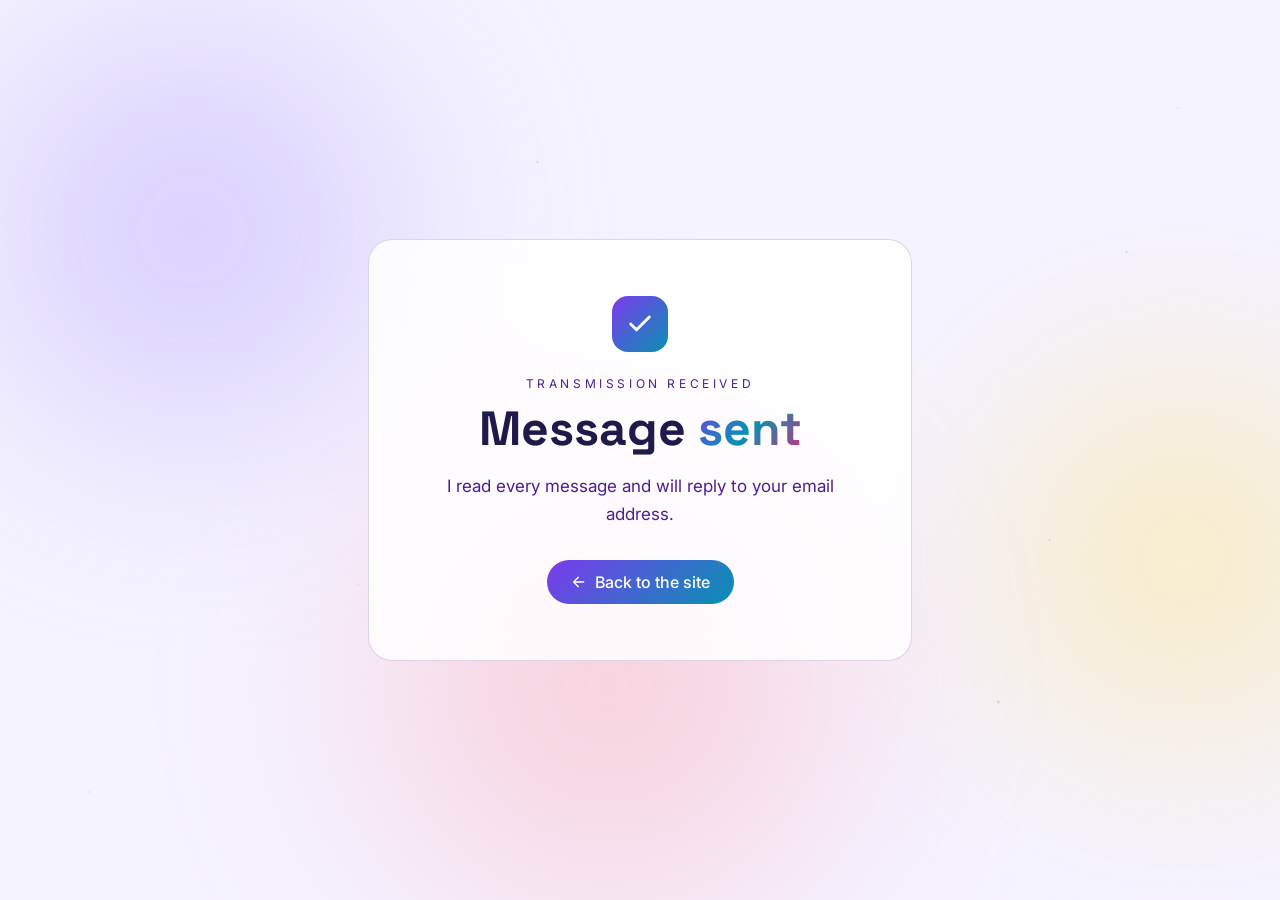
<file: contact/sent/index.html>
<!DOCTYPE html>
<html lang="en" class="dark">
<head>
<meta charset="UTF-8" />
<link rel="icon" type="image/svg+xml" href="/assets/favicon.svg" />
<meta name="viewport" content="width=device-width, initial-scale=1" />
<meta name="robots" content="noindex" />
<title>Message sent — Renz Ivan Enguio</title>

<script>
  // Same rule as the home page: the stored theme, else the system preference. Runs before paint so light users see no dark flash.
  (function() {
    let stored = null;
    try { stored = localStorage.getItem('theme'); } catch (_) {}
    const mode = stored || (window.matchMedia('(prefers-color-scheme: light)').matches ? 'light' : 'dark');
    if (mode === 'light') document.documentElement.classList.remove('dark');
  })();
</script>

<link rel="preconnect" href="https://fonts.googleapis.com" />
<link rel="preconnect" href="https://fonts.gstatic.com" crossorigin />
<link href="https://fonts.googleapis.com/css2?family=Space+Grotesk:wght@500;700&family=Inter:wght@400;500&display=swap" rel="stylesheet" />

<style>
  /* Theme tokens copied from /index.html — keep them in step. Plain CSS, no Tailwind: visitors arrive here with JS off. */
  :root {
    --bg: #05060f;
    --surface: rgba(255, 255, 255, 0.04);
    --surface-strong: rgba(255, 255, 255, 0.07);
    --border: rgba(167, 139, 250, 0.18);
    --text: #f8fafc;
    --text-mute: #c4b5fd;
    --accent: #a78bfa;
    --accent-2: #22d3ee;
    --ember: #f472b6;
    --star: #ffffff;
  }
  html:not(.dark) {
    --bg: #f5f3ff;
    --surface: rgba(255, 255, 255, 0.65);
    --surface-strong: rgba(255, 255, 255, 0.85);
    --border: rgba(76, 29, 149, 0.18);
    --text: #1e1b4b;
    --text-mute: #4c1d95;
    --accent: #7c3aed;
    --accent-2: #0891b2;
    --ember: #db2777;
    --star: #4c1d95;
  }

  *, *::before, *::after { box-sizing: border-box; }
  html, body { margin: 0; }
  body {
    min-height: 100vh;
    min-height: 100dvh;
    display: flex;
    align-items: center;
    justify-content: center;
    padding: 1.5rem;
    font-family: 'Inter', system-ui, -apple-system, 'Segoe UI', sans-serif;
    background: var(--bg);
    color: var(--text);
    overflow-x: hidden;
  }

  .cosmos-bg { position: fixed; inset: 0; z-index: -1; overflow: hidden; pointer-events: none; }
  .nebula { position: absolute; border-radius: 50%; filter: blur(80px); opacity: 0.55; animation: drift 22s ease-in-out infinite; }
  .nebula-1 { top: -10%; left: -10%; width: 50vw; height: 50vw; background: radial-gradient(circle, #6d28d9 0%, transparent 70%); }
  .nebula-2 { top: 30%; right: -15%; width: 45vw; height: 45vw; background: radial-gradient(circle, #22d3ee 0%, transparent 70%); animation-delay: -7s; opacity: 0.35; }
  .nebula-3 { bottom: -15%; left: 20%; width: 55vw; height: 55vw; background: radial-gradient(circle, #f472b6 0%, transparent 70%); animation-delay: -14s; opacity: 0.3; }
  html:not(.dark) .nebula-1 { background: radial-gradient(circle, #c4b5fd 0%, transparent 70%); opacity: 0.7; }
  html:not(.dark) .nebula-2 { background: radial-gradient(circle, #fde68a 0%, transparent 70%); opacity: 0.6; }
  html:not(.dark) .nebula-3 { background: radial-gradient(circle, #fda4af 0%, transparent 70%); opacity: 0.5; }
  @keyframes drift {
    0%, 100% { transform: translate(0, 0) scale(1); }
    50% { transform: translate(40px, -30px) scale(1.1); }
  }
  .starfield {
    position: absolute;
    inset: 0;
    background-image:
      radial-gradient(1px 1px at 12% 22%, var(--star), transparent),
      radial-gradient(1px 1px at 28% 65%, var(--star), transparent),
      radial-gradient(1.5px 1.5px at 42% 18%, var(--star), transparent),
      radial-gradient(1px 1px at 55% 80%, var(--star), transparent),
      radial-gradient(1px 1px at 68% 35%, var(--star), transparent),
      radial-gradient(1.5px 1.5px at 82% 60%, var(--star), transparent),
      radial-gradient(1px 1px at 92% 12%, var(--star), transparent),
      radial-gradient(1px 1px at 7% 88%, var(--star), transparent),
      radial-gradient(2px 2px at 78% 78%, var(--star), transparent),
      radial-gradient(1.5px 1.5px at 88% 28%, var(--star), transparent);
    opacity: 0.85;
  }
  html:not(.dark) .starfield { opacity: 0.25; }

  .card {
    width: 100%;
    max-width: 34rem;
    padding: 2.5rem 1.5rem;
    text-align: center;
    background: var(--surface-strong);
    backdrop-filter: blur(24px) saturate(160%);
    -webkit-backdrop-filter: blur(24px) saturate(160%);
    border: 1px solid var(--border);
    border-radius: 1.5rem;
  }
  .icon {
    display: flex;
    align-items: center;
    justify-content: center;
    width: 3.5rem;
    height: 3.5rem;
    margin: 0 auto 1.5rem;
    border-radius: 1rem;
    color: #fff;
    background: linear-gradient(135deg, var(--accent), var(--accent-2));
  }
  .icon svg { width: 1.75rem; height: 1.75rem; }
  .eyebrow { margin: 0 0 0.75rem; font-size: 0.75rem; letter-spacing: 0.3em; text-transform: uppercase; color: var(--text-mute); }
  h1 { margin: 0 0 1rem; font-family: 'Space Grotesk', system-ui, sans-serif; font-size: 2.25rem; font-weight: 700; line-height: 1.1; }
  .gradient-text {
    background: linear-gradient(135deg, var(--accent) 0%, var(--accent-2) 50%, var(--ember) 100%);
    -webkit-background-clip: text;
    background-clip: text;
    color: transparent;
  }
  p.lead { margin: 0 auto 2rem; max-width: 26rem; font-size: 1.0625rem; line-height: 1.65; color: var(--text-mute); }
  .btn {
    display: inline-flex;
    align-items: center;
    gap: 0.5rem;
    padding: 0.75rem 1.5rem;
    border-radius: 9999px;
    font-weight: 500;
    color: #fff;
    text-decoration: none;
    background: linear-gradient(135deg, var(--accent) 0%, var(--accent-2) 100%);
    cursor: pointer;
    transition: box-shadow 250ms ease, transform 250ms ease;
  }
  .btn:hover { box-shadow: 0 0 40px -5px var(--accent), 0 0 60px -10px var(--accent-2); transform: translateY(-2px); }
  .btn:focus-visible { outline: 2px solid var(--accent); outline-offset: 3px; }
  .btn svg { width: 1rem; height: 1rem; }

  @media (min-width: 640px) {
    .card { padding: 3.5rem 3rem; }
    h1 { font-size: 3rem; }
  }
  @media (prefers-reduced-motion: reduce) {
    .nebula { animation: none; }
    .btn { transition: none; }
    .btn:hover { transform: none; }
  }
</style>
</head>

<body>
<div class="cosmos-bg" aria-hidden="true">
  <div class="starfield"></div>
  <div class="nebula nebula-1"></div>
  <div class="nebula nebula-2"></div>
  <div class="nebula nebula-3"></div>
</div>

<main class="card">
  <div class="icon" aria-hidden="true">
    <svg fill="none" stroke="currentColor" stroke-width="2.5" stroke-linecap="round" stroke-linejoin="round" viewBox="0 0 24 24"><path d="M20 6L9 17l-5-5"/></svg>
  </div>
  <p class="eyebrow">Transmission received</p>
  <h1>Message <span class="gradient-text">sent</span></h1>
  <p class="lead">I read every message and will reply to your email address.</p>
  <a href="/#contact" class="btn">
    <svg fill="none" stroke="currentColor" stroke-width="2" stroke-linecap="round" stroke-linejoin="round" viewBox="0 0 24 24" aria-hidden="true"><path d="M19 12H5M11 19l-7-7 7-7"/></svg>
    Back to the site
  </a>
</main>
</body>
</html>
</file>
